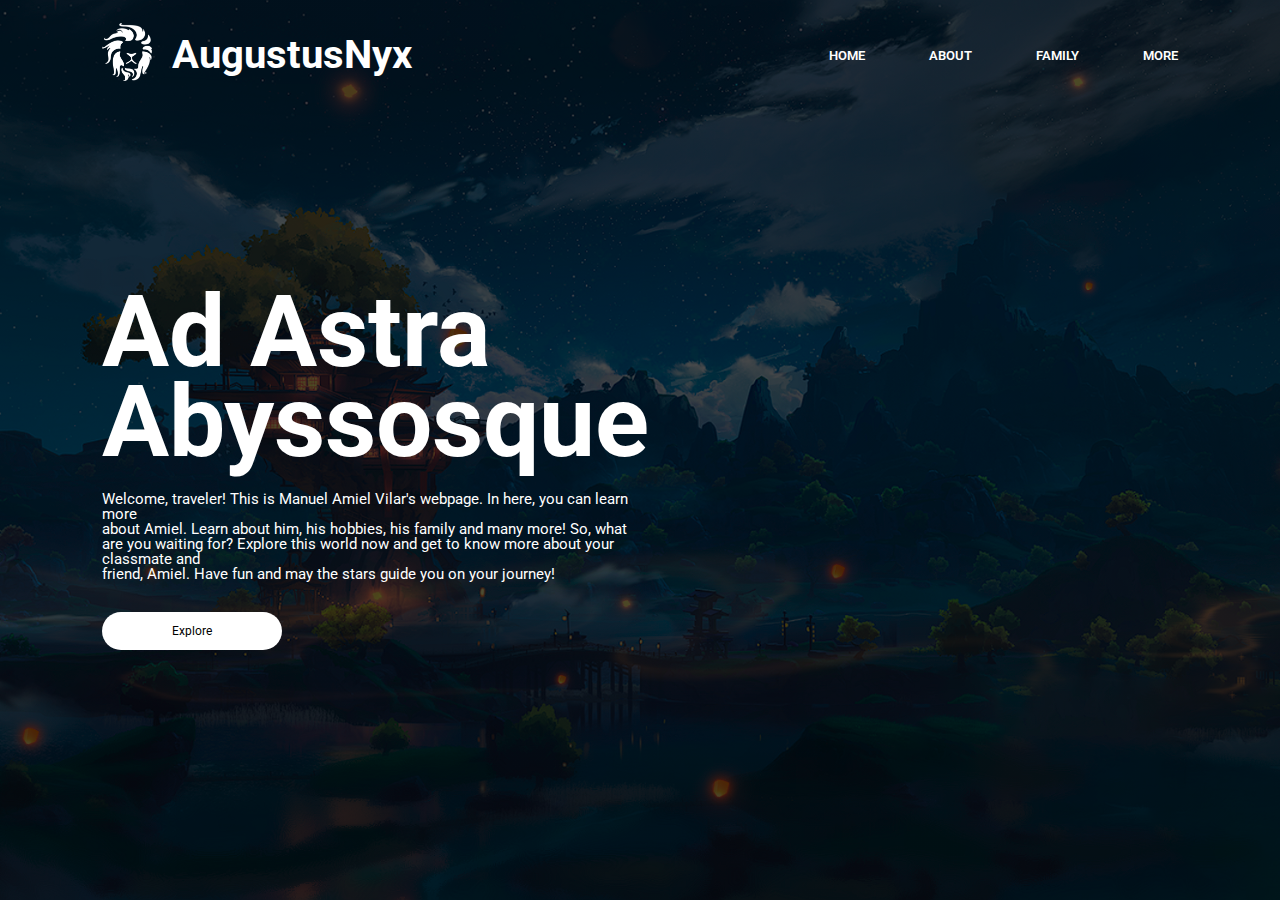
<file: index.html>
<!DOCTYPE html>
<html>
<head>
    <meta name="viewport" content="width=device-width, initial-scale=1.0">
    <title>Start - AugustusNyx</title>
    <link rel="icon" href="ICON.png" type="image/x-icon">
    <link rel="stylesheet" href="START_CSS.css">
    <link href="https://fonts.googleapis.com/css2?family=Roboto:wght@400;700&display=swap" rel="stylesheet">
</head>
<body>
    <div class="slide-in">
        <div class="container">
            <div class="navbar">
            <a href="MAIN_HTML.html">
                <img src="LOGO.png" class="logo">
            </a>
                <h2>AugustusNyx</h2>
                <nav>
                    <ul>
                        <li><a href="MAIN_HTML.html">HOME</a></li>
                        <li><a href="MYSELF_HTML.html">ABOUT</a></li>
                        <li><a href="FAMILY_HTML.html">FAMILY</a></li>
                        <li><a href="MESSAGE_HTML.html">MORE</a></li>
                    </ul>
                </nav>
            </div>
            <div class="row">
                <div class="col">
                    <h1>Ad Astra Abyssosque</h1>
                    <p>Welcome, traveler! This is Manuel Amiel Vilar's webpage. In here, you can learn more  
                    <br>about Amiel. Learn about him, his hobbies, his family and many more! So, what are you waiting for? 
                    Explore this world now and get to know more about your classmate and 
                    <br>friend, Amiel. Have fun and may the stars guide you on your journey!
                    </p>
                    <a href="MAIN_HTML.html">
                    <button type="button">Explore</button>
                    </a>
                </div>
        </div>
    </div>

    <script>
        document.addEventListener("DOMContentLoaded", function() {
            document.querySelector('.slide-in').classList.add('animate');
        });
    </script>
   
</body>
</html>
</file>
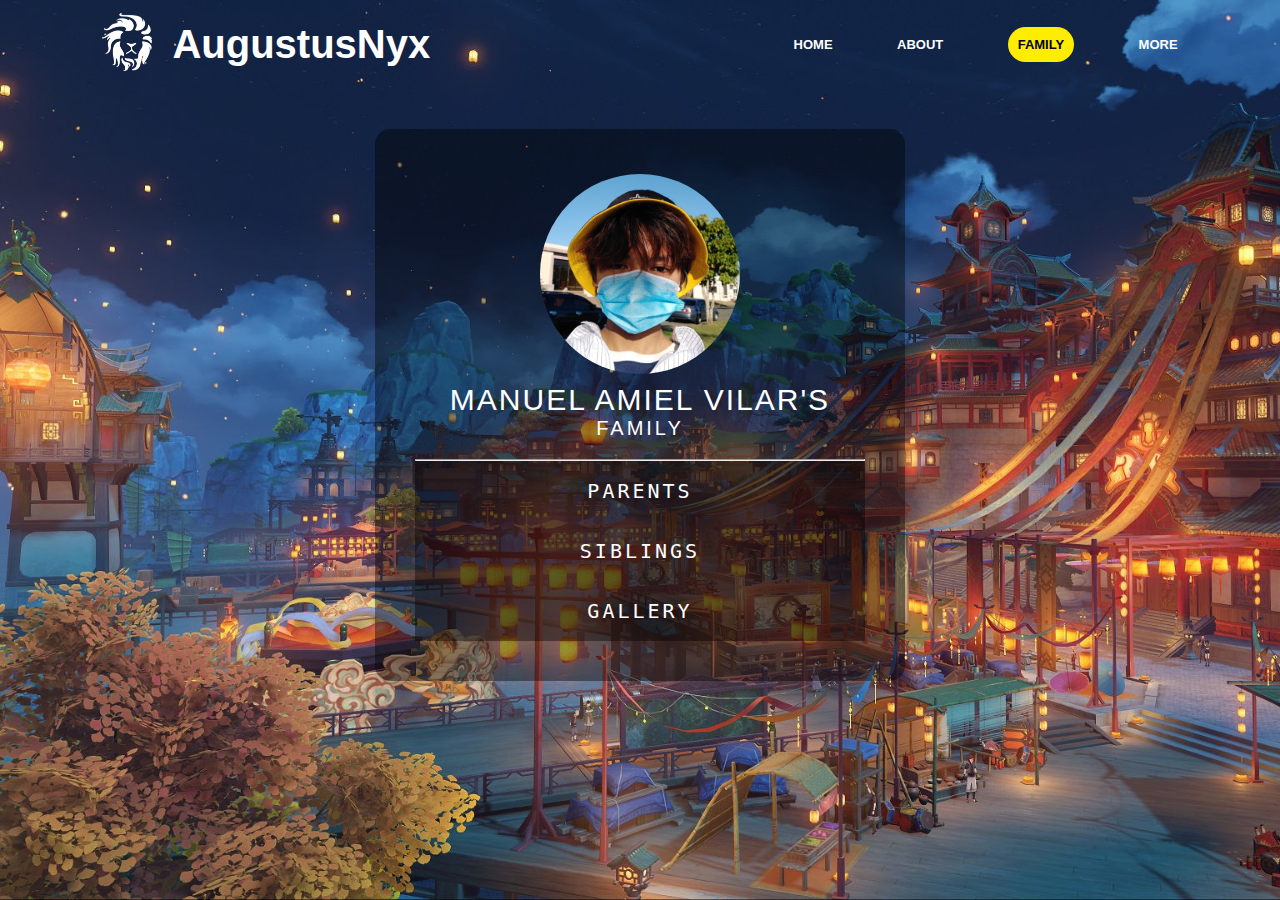
<file: FAMILY_HTML.html>
<!DOCTYPE html>
<html>
    <head>
        <meta charset="utf-8">
        <link rel="stylesheet" href="FAMILY_CSS.css">
        <link rel="icon" href="ICON.png" type="image/x-icon">
        <title>My Family - AugustusNyx</title>
    </head>
    <body>
        <div class="slide-in">
            <div class="container">
                <div class="navbar">
                <a href="index.html">
                    <img src="LOGO.png" class="logo">
                </a>
                    <h2>AugustusNyx</h2>
                    <nav>
                        <ul>
                            <li><a href="index.html">HOME</a></li>
                            <li><a href="MYSELF_HTML.html">ABOUT</a></li>
                            <li><a href="FAMILY_HTML.html" class="activeA">FAMILY</a></li>
                            <li><a href="MESSAGE_HTML.html">MORE</a></li>
                        </ul>
                    </nav>
                </div>
            <div class="box">
                <img src="AMIEL.jpg" alt="" class="box-img">
                <h1><b>MANUEL AMIEL VILAR'S</b></h1>
                <h2>FAMILY</h2>
            <br>
        <hr>
        <button class="accordion">PARENTS</button>
            <div class="panel">
                <img src="1DADI.jpg" alt="" class="img">
                <br>
                <h2>FATHER</h2>
                <p><b>Father's Name:</b> Manuel G. Vilar</p>
                <p><b>Occupation:</b> Chief Cook</p>
            <br>
            <hr>
                 <img src="1MAMI.jpg" alt="" class="img">
                <br>
                <h2>MOTHER</h2>
                <p><b>Name:</b> Maylene A. Vilar</p>
                <p><b>Occupation:</b> Housewife</p>
            </div>
        <button class="accordion">SIBLINGS</button>
            <div class="panel">
                <img src="1MIKA.jpg" alt="" class="img">
                <br>
                <h2>ELDEST CHILD</h2>
                <p><b>Name:</b> Ana Mikaela A. Vilar</p>
                <p><b>Occupation:</b> IT Analyst</p>
            <br>
            <hr>
                 <img src="1YMARI.jpg" alt="" class="img">
                <br>
                <h2>MIDDLE CHILD</h2>
                <p><b>Name:</b> Kristiana Ymari Lavender A. Vilar</p>
            </div>
         <button class="accordion">GALLERY</button>
            <div class="panel">
            <img src="1VILAR1.jpg" width="442.5px" height="250px">
            <img src="1VILAR2.jpg" width="442.5px" height="250px">
            <img src="1VILAR3.jpg" width="442.5px" height="250px">
            <img src="1VILAR4.jpg" width="442.5px" height="250px">
            <img src="1VILAR5.jpg" width="442.5px" height="250px">
             </div>
             </div>
            </div>
        </div>

        <script>
            var acc = document.getElementsByClassName("accordion");
            var i;
            for (i = 0; i < acc.length; i++) {
              acc[i].addEventListener("click", function() {
                /* Toggle between adding and removing the "active" class,
                to highlight the button that controls the panel */
                this.classList.toggle("active");
                /* Toggle between hiding and showing the active panel */
                var panel = this.nextElementSibling;
                if (panel.style.display === "block") {
                  panel.style.display = "none";
                } else {
                  panel.style.display = "block";
                }
              });
            }

            document.addEventListener("DOMContentLoaded", function() {
                document.querySelector('.slide-in').classList.add('animate');
            });     
        </script>

    </body>
</html>
</file>
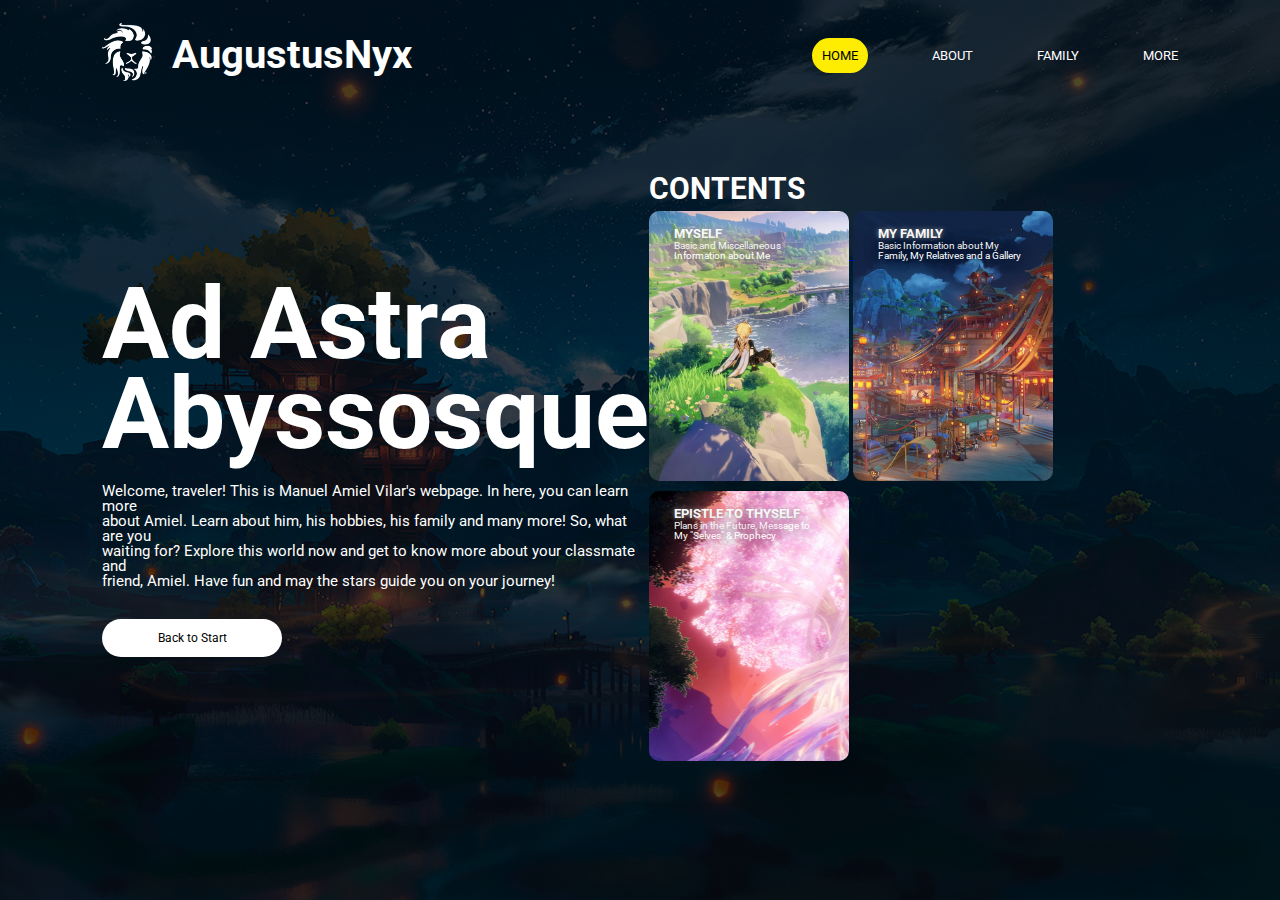
<file: MAIN_HTML.html>
<!DOCTYPE html>
<html>
<head>
    <meta name="viewport" content="width=device-width, initial-scale=1.0">
    <title>Home - AugustusNyx</title>
    <link rel="icon" href="ICON.png" type="image/x-icon">
    <link rel="stylesheet" href="MAIN_CSS.css">
    <link href="https://fonts.googleapis.com/css2?family=Roboto:wght@400;700&display=swap" rel="stylesheet">
</head>
<body>
    <div class="slide-in">
        <div class="container">
            <div class="navbar">
            <a href="MAIN_HTML.html">
                <img src="LOGO.png" class="logo">
            </a>
                <h2>AugustusNyx</h2>
                <nav>
                    <ul>
                        <li><a href="MAIN_HTML.html" class="active">HOME</a></li>
                        <li><a href="MYSELF_HTML.html">ABOUT</a></li>
                        <li><a href="FAMILY_HTML.html">FAMILY</a></li>
                        <li><a href="MESSAGE_HTML.html">MORE</a></li>
                    </ul>
                </nav>
            </div>
            <div class="row">
                <div class="col">
                    <h1>Ad Astra Abyssosque</h1>
                    <p>Welcome, traveler! This is Manuel Amiel Vilar's webpage. In here, you can learn more  
                        <br>about Amiel. Learn about him, his hobbies, his family and many more! So, what are you 
                        <br>waiting for? Explore this world now and get to know more about your classmate and 
                        <br>friend, Amiel. Have fun and may the stars guide you on your journey!
                    </p>
                    <a href="index.html">
                    <button type="button">Back to Start</button>
                    </a>
                </div>
                <div class="col">
                    <h3>CONTENTS</h3>
                <a href="MYSELF_HTML.html">
                    <div class="card card1">
                        <h5>MYSELF</h5>
                        <p style="font-size: 10px;">Basic and Miscellaneous Information about Me</p>
                    </div>
                </a>
                <a href="FAMILY_HTML.html">
                    <div class="card card2">
                        <h5>MY FAMILY</h5>
                        <p style="font-size: 10px;">Basic Information about My Family, My Relatives and a Gallery</p>
                    </div>
                </a>
                <a href="MESSAGE_HTML.html">
                    <div class="card card3">
                        <h5>EPISTLE TO THYSELF</h5>
                        <p style="font-size: 10px;">Plans in the Future, Message to My "Selves" & Prophecy</p>
                    </div>
                </a>
                    </div>
                </div>
            </div>
        </div>
    </div>

    <script>
         document.addEventListener("DOMContentLoaded", function() {
            document.querySelector('.slide-in').classList.add('animate');
        });       
    </script>
    
</body>
</html>
</file>
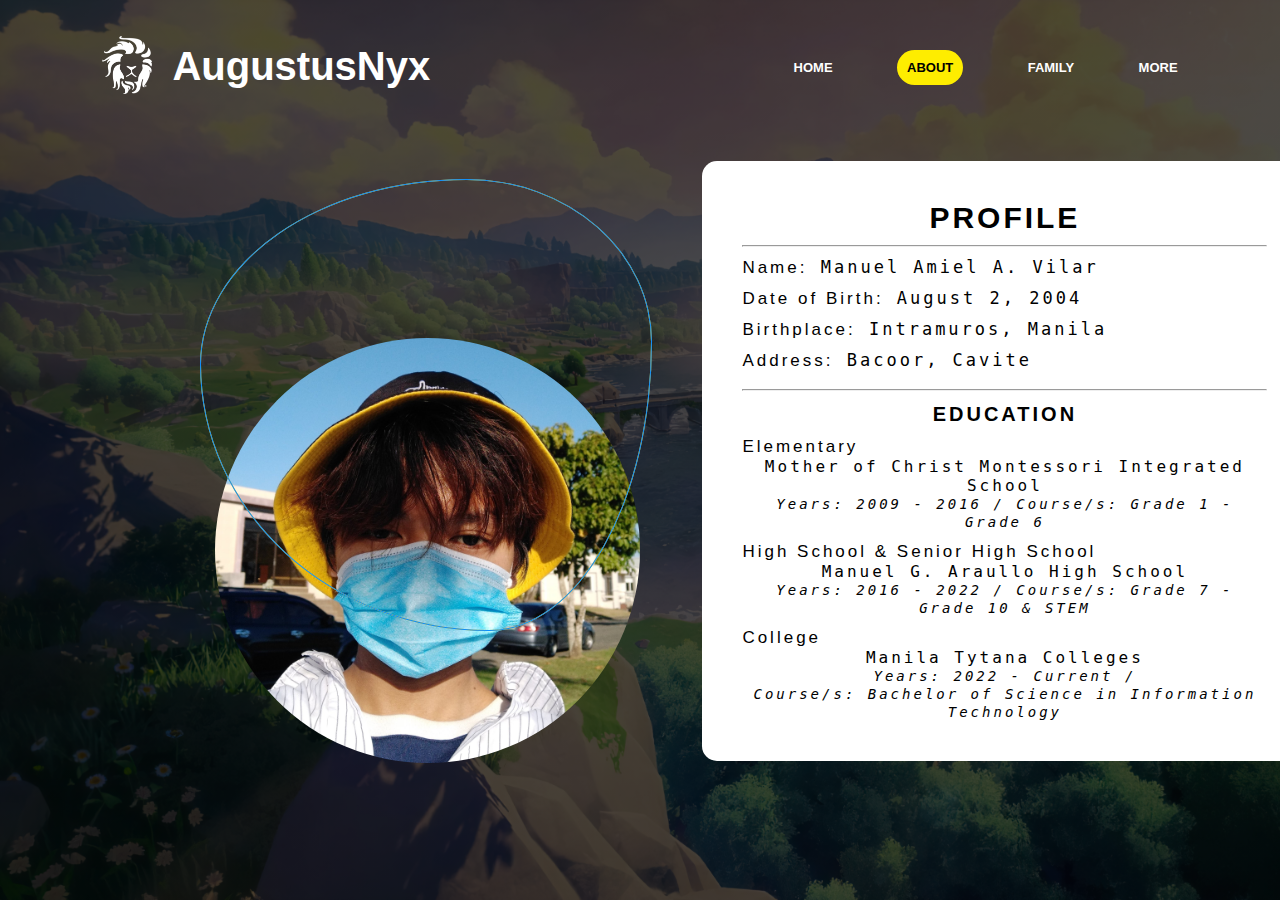
<file: MYSELF_HTML.html>
<!DOCTYPE html>
<html lang="en">
<head>
    <meta charset="UTF-8">
    <meta name="viewport" content="width=device-width, initial-scale=1.0">
    <title>About Myself - AugustusNyx</title>
    <link rel="icon" href="ICON.png" type="image/x-icon">
    <link rel="stylesheet" href="MYSELF_CSS.css">
</head>

<body>
    <div class="slide-in">
        <div class="container">
            <div class="navbar">
            <a href="MAIN_HTML.html">
                <img src="LOGO.png" class="logo">
            </a>
                <h2>AugustusNyx</h2>
                <nav>
                    <ul>
                        <li><a href="MAIN_HTML.html">HOME</a></li>
                        <li><a href="MYSELF_HTML.html" class="active">ABOUT</a></li>
                        <li><a href="FAMILY_HTML.html">FAMILY</a></li>
                        <li><a href="MESSAGE_HTML.html">MORE</a></li>
                    </ul>
                </nav>    
            </div class="home">
                <img src="PROFILEPIC.jpg" class="picture">
                <div class="rotat"></div>
                <div class="rotat rotat2"></div>
            <div>
    
        </div>
    
        <div class="box">
            <h1>PROFILE</h1>
            <hr>
            <p><b>Name:</b> Manuel Amiel A. Vilar</p>
            <p><b>Date of Birth:</b> August 2, 2004</p>
            <p><b>Birthplace:</b> Intramuros, Manila</p>
            <p><b>Address:</b> Bacoor, Cavite</p>
            <br><hr>
            <h2>EDUCATION</h2>
            <p><b>Elementary</b></p>
            <p2>Mother of Christ Montessori Integrated School</p2><br>
            <p3>Years: 2009 - 2016 / Course/s: Grade 1 - Grade 6</p3>
            <p><b>High School & Senior High School</b></p>
            <p2>Manuel G. Araullo High School</p2><br>
            <p3>Years: 2016 - 2022 / Course/s: Grade 7 - Grade 10 & STEM</p3>
            <p><b>College</b></p>
            <p2>Manila Tytana Colleges</p2><br>
            <p3>Years: 2022 - Current / </p3><br>
            <p3>Course/s: Bachelor of Science in Information Technology</p3>
            <br>
        </div>
    </div>

    <script>
        document.addEventListener("DOMContentLoaded", function() {
            document.querySelector('.slide-in').classList.add('animate');
        });
    </script>
</body>

</html>
</file>
<file: START_CSS.css>
*{
    margin: 0;
    padding: 0;
    font-family: 'Roboto', sans-serif;
}

.container{
    width: 100%;
    height: 100vh;
    background-image: linear-gradient(rgba(0,0,0,0.7),rgba(0,0,0,0.7)),url(HOME.png);
    background-position: center;
    background-size: cover;
    padding-left: 8%;
    padding-right: 8%;
    box-sizing: border-box;
}

.navbar{
    height: 12%;
    display: flex;
    align-items: center;
}

.logo{
    width: 50px;
    cursor: pointer;
}

h2{
    color: #fff;
    font-size: 40px;
    margin-left: 20px;
}

.menu-icon{
    width: 30px;
    cursor: pointer;
    margin-left: 40px;
}

nav{
    flex: 1;
    text-align: right;
}

nav ul li{
    list-style: none;
    display: inline-block;
    margin-left: 60px;
}

nav ul li a{
    text-decoration: none;
    color: #fff;
    font-size: 13px;
}

a{
    text-decoration: none;
    font-weight: 600;
    color: #000;
    transition: all .3s ease-in-out;
}

.active{
    color: #ffce0d;
}

a:hover{
    color: #ffce0d;;
}

.row{
    display: flex;
    height: 80%;
    align-items: center;
}

.col{
    flex-basis: 50%;
}

h1{
    color: #fff;
    font-size: 100px;
    line-height: 90%;
}

h3{
    color: #fff;
    font-size: 30px;
}

p{
    color:#fff;
    font-size: 15px;
    line-height: 100%;
    margin-top: 25px;
}

button{
    width: 180px;
    color: #000;
    font-size: 12px;
    padding: 12px;
    background: #fff;
    border: 0;
    border-radius: 20px;
    outline: none;
    margin-top: 30px;
}

.slide-in {
    opacity: 0; 
    transform: translateY(50px); 
    transition: opacity 0.5s ease, transform 0.5s ease; 
}

.slide-in.animate {
    opacity: 1; 
    transform: translateY(0); 
}
</file>
<file: FAMILY_CSS.css>
*{
    margin: 0;
    padding: 0;
    font-family: 'Roboto', sans-serif;
}

.container{
    margin-top: 1%;
    width: 100%;
    height: 100%;
    padding-left: 8%;
    padding-right: 8%;
    box-sizing: border-box;
}

.navbar{
    height: 12%;
    display: flex;
    align-items: center;
}

.logo{
    width: 50px;
    cursor: pointer;
}

h2{
    color: rgb(255, 255, 255);
    font-size: 40px;
    margin-left: 20px;
}

.menu-icon{
    width: 30px;
    cursor: pointer;
    margin-left: 40px;
}

nav{
    flex: 1;
    text-align: right;
}

nav ul li{
    list-style: none;
    display: inline-block;
    margin-left: 60px;
}

nav ul li a{
    text-decoration: none;
    color: rgb(255, 255, 255);
    font-size: 13px;
}

a{
    text-decoration: none;
    font-weight: 600;
    color: #000;
    transition: all .3s ease-in-out;
}

.activeA{
    color: #000;
    background-color: rgb(254, 237, 0);
    padding: 10px;
    border-radius: 150px;
}

a:hover{
    color: #ffce0d;;
}

.row{
    display: flex;
    height: 80%;
    align-items: center;
}

body{
    margin: 0;
    padding: 0;
    background: url(PAGE2.jpg) no-repeat;
    background-size: cover;
    background-attachment: fixed;
}

.box{
    width: 450px;
    background: rgba(0, 0, 0, 0.4);
    padding: 40px;
    text-align: center;
    margin: auto;
    margin-top: 5%;
    margin-bottom: 5%;
    color: white;
    font-family:'Monospace',sans-serif;
    border-radius: 15px;
}

.box-img{
    border-radius: 50%;
    width: 200px;
    height: 200px;
    margin-top: 5px;
    margin-bottom: 5px;
}

.box h1{
    font-size: 30px;
    letter-spacing: 2px;
    font-weight: 100;
    margin: 0;
}

.box h2{
    font-size: 20px;
    letter-spacing: 3px;
    font-weight: 200;
    margin: 0;
}

.accordion {
    background-color: rgba(0, 0, 0, 0.4);
    color: rgb(255, 255, 255);
    cursor: pointer;
    padding: 18px;
    width: 100%;
    text-align: center;
    font-size: 20px;
    letter-spacing: 3px;
    font-weight: 200;
    font-family: 'Monospace',sans-serif;	
    border: none;
    outline: none;
    transition: 0.4s;
}

.active, .accordion:hover {
  background-color: rgba(223, 98, 15, 0.4);
}

.panel {
  padding: 0px;
  background-color: rgb(0, 0, 0, 0);
  display: none;
  overflow: hidden;
}

.img{
    padding: 10px;
    float: left; 
    border-radius: 100%;
    width: 130px;
    height: 130px;
}

.box p{
    font-size: 18px;
    letter-spacing: 0px;
    font-weight: 200;
    font-family: 'Monospace',sans-serif;	
    margin: 2;
    text-align: left;
}

.slide-in {
    opacity: 0; 
    transform: translateY(50px); 
    transition: opacity 0.5s ease, transform 0.5s ease; 
}

.slide-in.animate {
    opacity: 1; 
    transform: translateY(0); 
}
</file>
<file: MAIN_CSS.css>
*{
    margin: 0;
    padding: 0;
    font-family: 'Roboto', sans-serif;
}

.container{
    width: 100%;
    height: 100vh;
    background-image: linear-gradient(rgba(0,0,0,0.7),rgba(0,0,0,0.7)),url(HOME.png);
    background-position: center;
    background-size: cover;
    padding-left: 8%;
    padding-right: 8%;
    box-sizing: border-box;
}

.navbar{
    height: 12%;
    display: flex;
    align-items: center;
}

.logo{
    width: 50px;
    cursor: pointer;
}

h2{
    color: #fff;
    font-size: 40px;
    margin-left: 20px;
}

.menu-icon{
    width: 30px;
    cursor: pointer;
    margin-left: 40px;
}

nav{
    flex: 1;
    text-align: right;
}

nav ul li{
    list-style: none;
    display: inline-block;
    margin-left: 60px;
}

nav ul li a{
    text-decoration: none;
    color: #fff;
    font-size: 13px;
}

.active{
    color: #000;
    background-color: rgb(254, 237, 0);
    padding: 10px;
    border-radius: 150px;
    
}

.row{
    display: flex;
    height: 80%;
    align-items: center;
}

.col{
    flex-basis: 50%;
}

h1{
    color: #fff;
    font-size: 100px;
    line-height: 90%;
}

h3{
    color: #fff;
    font-size: 30px;
}

p{
    color:#fff;
    font-size: 15px;
    line-height: 100%;
    margin-top: 25px;
}

button{
    width: 180px;
    color: #000;
    font-size: 12px;
    padding: 12px;
    background: #fff;
    border: 0;
    border-radius: 20px;
    outline: none;
    margin-top: 30px;
}

.card{
    width: 200px;
    height: 270px;
    display: inline-block;
    border-radius: 10px;
    padding: 15px 25px;
    box-sizing: border-box;
    cursor: pointer;
    margin: 5px 0px;
    background-position: center;
    background-size: cover;
    transition: 0.5s;
}

.card1{
    background-image: url(CARD1.jpg);
    background-size: cover;
}

.card2{
    background-image: url(CARD2.jpg);
    background-size: cover;
}

.card3{
    background-image: url(CARD3.jpg);
    background-size: cover;
}

.card:hover{
    transform: translateY(-10px);
}

h5{
    color: #fff;
    text-shadow: 0 0 5px #999;
}

.card p{
    text-shadow: 0 0 15px #000;
    font-size: 8px;
    margin-top: 0px;
}

.slide-in {
    opacity: 0; 
    transform: translateY(50px); 
    transition: opacity 0.5s ease, transform 0.5s ease; 
}

.slide-in.animate {
    opacity: 1; 
    transform: translateY(0); 
}
</file>
<file: MYSELF_CSS.css>
*{
    margin: 0;
    padding: 0;
    font-family: 'Roboto', sans-serif;
}

.container{
    margin-top: 1%;
    width: 100%;
    height: 100vh;
    background-position: center;
    background-size: cover;
    background-attachment: fixed;
    padding-left: 8%;
    padding-right: 8%;
    box-sizing: border-box;
}

body{
    margin: 0;
    padding: 0;
    background: linear-gradient(rgba(0,0,0,0.7),rgba(0,0,0,0.7)), url(PAGE1.jpg) no-repeat;
    background-size: cover;
    background-attachment: fixed;
}

.navbar{
    height: 12%;
    display: flex;
    align-items: center;
}

.logo{
    width: 50px;
    cursor: pointer;
}

h2{
    color: #fff;
    font-size: 40px;
    margin-left: 20px;
}

.menu-icon{
    width: 30px;
    cursor: pointer;
    margin-left: 40px;
}

nav{
    flex: 1;
    text-align: right;
}

nav ul li{
    list-style: none;
    display: inline-block;
    margin-left: 60px;
}

nav ul li a{
    text-decoration: none;
    color: #fff;
    font-size: 13px;
}

a{
    text-decoration: none;
    font-weight: 600;
    color: #000;
    transition: all .3s ease-in-out;
}

.active{
    color: #000;
    background-color: rgb(254, 237, 0);
    padding: 10px;
    border-radius: 150px;
}

a:hover{
    color: #ffce0d;;
}

.picture{
    position: fixed;
    left: 215px;
    bottom: 150px;
    width: 425px;
    height: 425px;
    overflow: hidden;
    border-radius: 50%;
}

.rotat{
    position: fixed;
    left: 200px;
    top: 166px;
    background: transparent;
    border: 1px solid #ffce0d;
    width: 450px;
    height: 450px;
    border-radius: 59% 41% 36% 64% / 41% 36% 64% 59%;
    animation: rotat 15s linear infinite;
}

.rotat2{
    border: 1px solid #0c8eff;
    border-radius: 59% 41% 36% 64% / 41% 36% 64% 59%;
    animation: rotat2 15s linear infinite;
}

@keyframes rotat{
    to{
        rotate: 360deg;
    }
}

@keyframes rotat2{
    to{
        rotate: -360deg;
    }
}

.box{
    width: 525px;
    background: rgb(255, 255, 255);
    padding: 40px;
    text-align: center;
    color: rgb(0, 0, 0);
    margin-left: 600px;
    margin-top: 40px;
    font-family:'Century Gothic',sans-serif;
    border-radius: 15px;
}

.box h1{
    font-size: 30px;
    letter-spacing: 3px;
    font-weight: bold;
    margin: 0;
    margin-bottom: 10px;
}

.box h2{
    font-size: 20px;
    letter-spacing: 3px;
    font-weight: bold;
    margin: 0;
    margin-bottom: 10px;
    margin-top: 12px;
    text-align: center;
    color: #000;
}

.box p{
    font-size: 17px;
    letter-spacing: 3px;
    font-weight: 200;
    font-family: 'Monospace',sans-serif;	
    margin: 0;
    margin-top: 10px;
    text-align: left;
}

.box p2{
    font-size: 16px;
    letter-spacing: 3px;
    font-weight: 200;
    font-family: 'Monospace',sans-serif;	
    margin: 0;
    margin-top: 5px;
    text-align: center;
}

.box p3{
    font-size: 14px;
    letter-spacing: 3px;
    font-weight: 200;
    font-style: italic;
    font-family: 'Monospace',sans-serif;	
    margin: 0;
    margin-top: 0px;
    text-align: center;
}

.slide-in {
    opacity: 0; 
    transform: translateY(50px); 
    transition: opacity 0.5s ease, transform 0.5s ease; 
}

.slide-in.animate {
    opacity: 1; 
    transform: translateY(0); 
}
</file>
